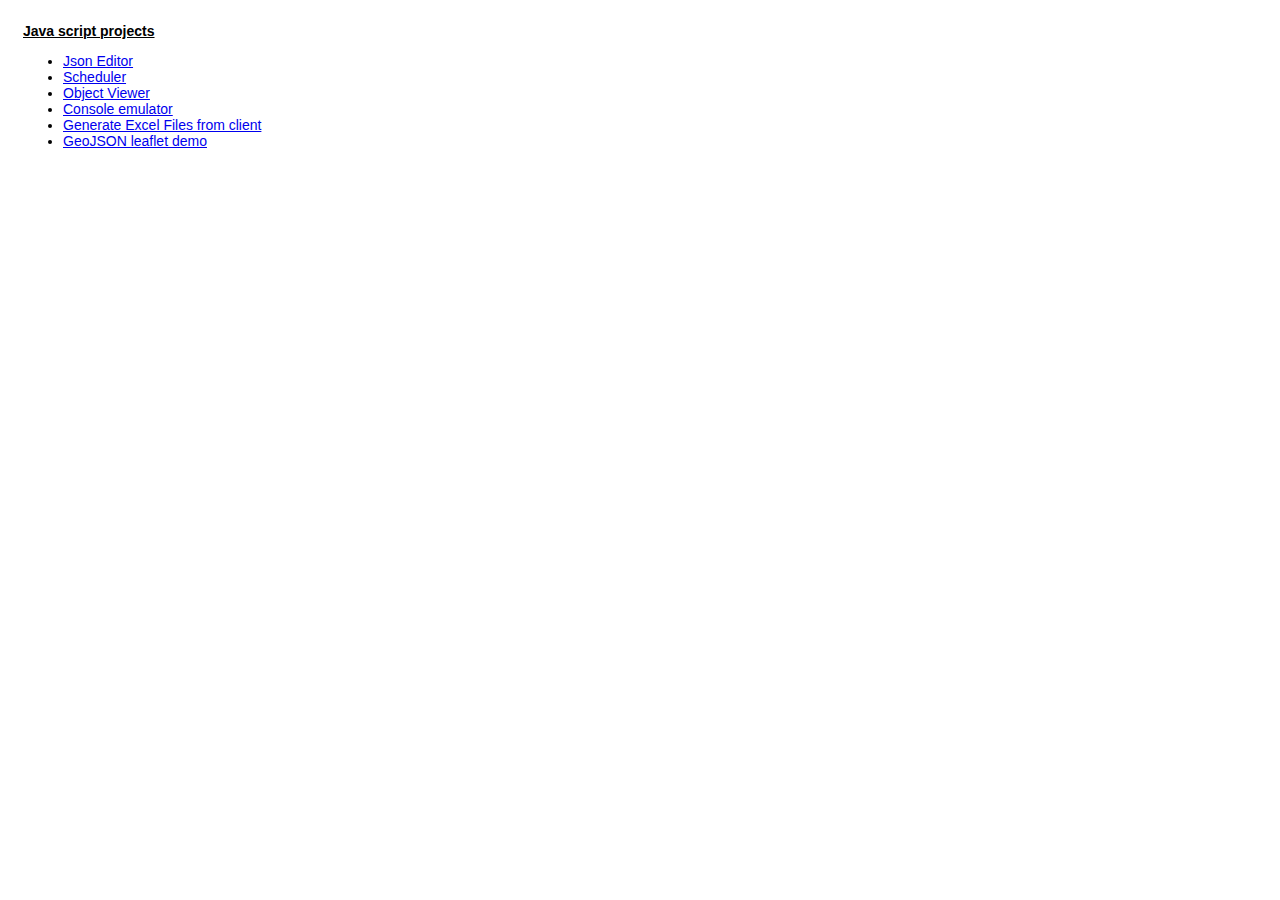
<file: index.html>
<html>
<head>
  <link rel="stylesheet" type="text/css" href="style1.css" />
</head>
<body>
<b><u>Java script projects</u></b>
<ul>
  <li><a href="JsonEditor/sample.htm">Json Editor</a></li>
  <li><a href="scheduler/index.html">Scheduler</a></li>
  <li><a href="ObjectViewer/index.html">Object Viewer</a></li>
  <li><a href="Console/index.html">Console emulator</a></li>
  <li><a href="MyExcel/sample.html">Generate Excel Files from client</a></li>
  <li><a href="LeafletDemo/demo.html">GeoJSON leaflet demo</a></li>
</ul>
</body>
</html>
</file>
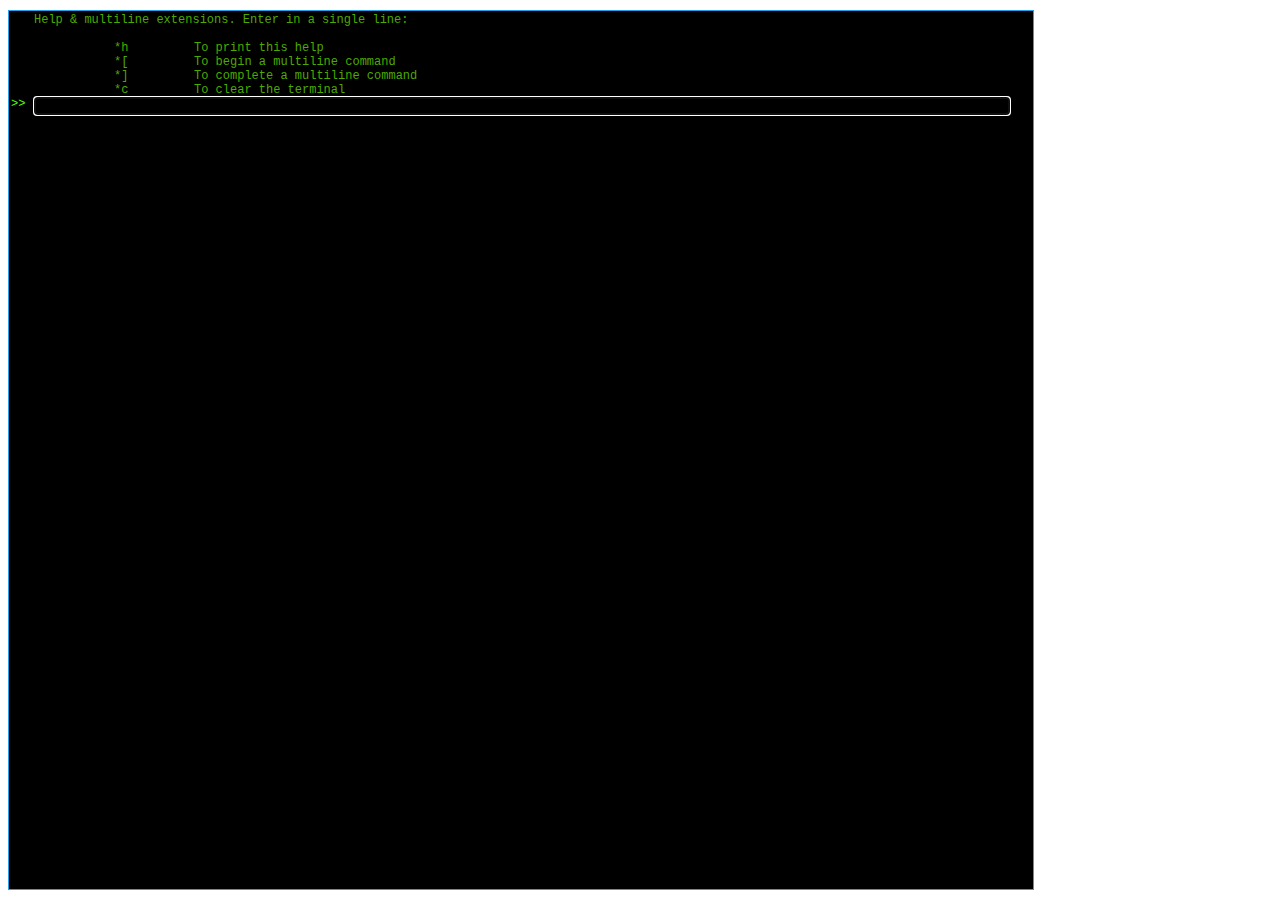
<file: Console/index.html>
﻿<!DOCTYPE html>
<html xmlns="http://www.w3.org/1999/xhtml">
<head>
    <title>Sample1</title>
    <link rel="stylesheet" type="text/css" href="resources/css/main.css" />
    <script language="javascript" src="resources/script/core.js" ></script>
    <script language="javascript" src="resources/script/core.UI.js"></script>

    <script language="javascript" src="resources/script/core.controls.terminal.js"></script>
    <script language="javascript" src="resources/script/core.controls.terminal.ext.js"></script>

    
    <script language="javascript">

        $J.application.onInit(
            function () {
                var terminal= $J.terminal("main");                                              // Create a terminal in MAIN, overriding style.DISPLAY
                terminal.onCommand(doCommand,28);
            }
        );

        function doCommand(data){
            if (data.value) console.log("COMMAND: " + data.value);
        }

    </script>

</head>
<body >
    <div id="main" style="width:80%;position:absolute;bottom:10px;top:10px;border: 1px solid #24a3ed;"></div>
</body>
</html>
</file>
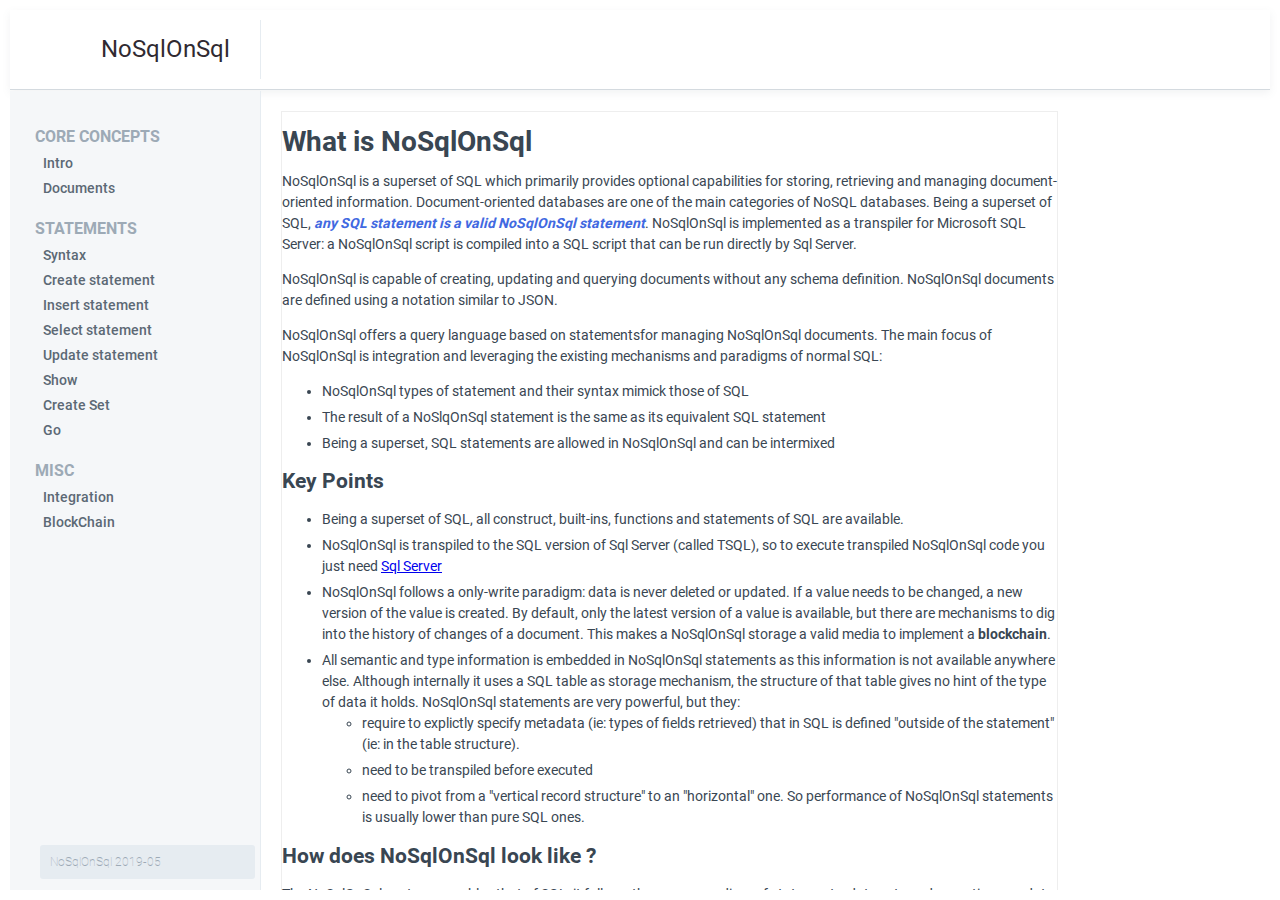
<file: nosqlonsql/index.html>
﻿<!DOCTYPE html>
<html>
<head>
    <meta charset="utf-8" />
    <title></title>

    <style data-react-helmet="true" type="text/css">

        /* DOTNET RUN */
        @font-face {
            font-family: 'Roboto';
            font-style: normal;
            font-weight: 100;
            src: local('Roboto Thin'), local('Roboto-Thin'), url('./fonts/roboto-v19-latin-100.woff') format('woff'), /* Modern Browsers */
            url('./fonts/roboto-v19-latin-100.ttf') format('truetype'); /* Safari, Android, iOS */
        }

        @font-face {
            font-family: 'Roboto';
            font-style: normal;
            font-weight: 400;
            src: local('Roboto'), local('Roboto-Regular'), url('./fonts/roboto-v19-latin-regular.woff') format('woff'), /* Modern Browsers */
            url('./fonts/roboto-v19-latin-regular.ttf') format('truetype'); /* Safari, Android, iOS */
        }

        @font-face {
            font-family: 'Roboto';
            font-style: normal;
            font-weight: 500;
            src: local('Roboto'), local('Roboto-Regular'), url('./fonts/roboto-v19-latin-500.woff') format('woff'), /* Modern Browsers */
            url('./fonts/roboto-v19-latin-500.ttf') format('truetype'); /* Safari, Android, iOS */
        }

        @font-face {
            font-family: 'Roboto';
            font-style: normal;
            font-weight: 700;
            src: local('Roboto'), local('Roboto-Regular'), url('./fonts/roboto-v19-latin-700.woff') format('woff'), /* Modern Browsers */
            url('./fonts/roboto-v19-latin-700.ttf') format('truetype'); /* Safari, Android, iOS */
        }

        .topblock {
            background-color: rgb(255, 255, 255);
            border-bottom: 1px solid rgb(212, 218, 223);
            box-shadow: rgba(116, 129, 141, 0.1) 0px 3px 8px 0px;
            box-sizing: border-box;
            color: rgb(36, 42, 49);
            font-family: Roboto, sans-serif;
            font-size: 15px;
            height: 80px;
            display: flex;
            flex-direction: row;
        }

        .title0 {
            color: rgb(48, 42, 49);
            font-family: Roboto,sans-serif;
            font-size: 24px;
            font-weight: 400;
            width: 220px;
            border-right: 1px rgb(230, 236, 241) solid;
            margin-top: 10px;
            margin-bottom: 10px;
            padding-top: 15px;
            text-align: right;
            padding-right: 30px
        }

        .left {
            background-color: rgb(245, 247, 249);
            height: 100%;
            width: 250px;
            min-width: 250px;
            max-width: 250px;
            border-right-color: rgb(230, 236, 241);
            border-right-style: solid;
            border-right-width: 1px;
        }

        .menutext {
            color: rgb(92, 105, 117);
            cursor: pointer;
            font-family: Roboto, sans-serif;
            font-size: 14px;
            font-weight: 500;
            line-height: 25px;
            padding-left: 8px;
        }

            .menutext:hover {
                background-color: rgb(230, 236, 241);
            }

        .menutitle {
            color: rgb(157, 170, 182);
            display: block;
            font-family: Roboto, sans-serif;
            font-size: 16px;
            font-weight: 700;
            padding-bottom: 5px;
        }

        .mmenuspace {
            height: 15px;
        }

        .coolscroll::-webkit-scrollbar {
            width: 4px;
            height: 4px;
            display: none;
        }

        .coolscroll::-webkit-scrollbar-track {
            background: none;
            border-width: 0;
        }

        .coolscroll::-webkit-scrollbar-thumb {
            transition: background 250ms ease;
            background: rgba(0,0,0,.16);
            border-radius: 2px;
            -moz-transition: background 250ms ease;
            -webkit-transition: background 250ms ease;
        }

        .coolscroll::-webkit-scrollbar-button {
            display: none;
        }

        .coolscroll::-webkit-scrollbar-track-piece {
            display: none;
        }

        .coolscroll::-webkit-scrollbar-corner {
            display: none;
        }

        .coolscroll::-webkit-resizer {
            display: none;
        }

        .coolscroll:hover::-webkit-scrollbar {
            display: initial;
        }

        .coolscroll:hover::-webkit-scrollbar-thumb {
            background: rgba(0,0,0,.16);
        }

        em {
            color: royalblue;
        }

        li {
            margin-bottom: 5px;
        }

        .banner {
            background-color: rgb(230, 236, 241);
            border-bottom-left-radius: 3px;
            border-bottom-right-radius: 3px;
            border-top-left-radius: 3px;
            border-top-right-radius: 3px;
            box-sizing: border-box;
            font-family: Roboto,sans-serif;
            font-size: 12px;
            font-weight: 100;
            padding: 10px;
            color: rgb(157, 170, 182);
        }

        #content {
            font-family: Roboto,sans-serif;
            font-size: 14px;
            font-weight: 400;
            color: rgb(57, 70, 82);
            line-height: 1.5em;
        }
        #content div{
            width:80%;
            border: 1px solid #EEE;
        }


        @media screen and (max-width: 600px) {
            .infotext p {
                width: 99%;
            }
        }

        @media screen and (max-width: 1000px) {
            .infotext p {
                width: 10%;
            }
        }
    </style>

    <link rel="stylesheet" href="/nosqlonsql/styles/default.css">
    <script src="/nosqlonsql/js/highlight.pack.js"></script>
    <script src="/nosqlonsql/js/showdown.min.js"></script>

    <script src="/nosqlonsql/js/format.js"></script>
    <script src="/nosqlonsql/js/format_quote.js"></script>
    <script src="/nosqlonsql/js/format_data.js"></script>
    <script src="/nosqlonsql/js/format_code.js"></script>
    <script src="/nosqlonsql/js/format_markdown.js"></script>


    <script language="javascript">
        /*
        hljs.configure({
            tabReplace: '    '
            //,classPrefix: ''
            , languages: ["sql", "json"]// … other options aren't changed
        })


        function asCode(s, k) {
            var l = s.split("\n");
            var code = document.createElement("DIV");
            code.innerHTML = "<div class='codeblock'><div id='lines' ></div>" +
                "<div style='max-width:100%;overflow-x:auto'><div style='padding:0px;overflow-x:hidden'><pre><code>" + s + "</pre></code></div></div></div>";
            code.style.paddingLeft = "15px";
            code.style.width = "90%";
            var lines = code.querySelector("#lines");
            if (lines) {
                var s = "";
                for (let p = 1; p <= l.length + k; p++) s = s + p + "</br>";
                lines.innerHTML = "<pre style='height:100%'><code>" + s + "</code></pre>";
                lines.style.overflowY = "hidden";
            }
            return code;
        }




        var converter = new showdown.Converter({ tables: true, strikethrough: true });
        docParser.plugin("markdown", (s) => "<div class='infotext'>" + converter.makeHtml(s) + "</div>");
        docParser.plugin("quote", (s) => "<div class='infotext'>" + quoteFormat.makeHtml(s) + "</div>");
        docParser.plugin("code", (s) => codeFormat.makeHtml(s));
        */

        /*
        docParser.plugin("code", (s) => {
            s = codeFormat.nosql(s);
            return asCode(s, 0);
        });


        docParser.plugin("quote", (s) => {
            s = dataFormat(s);
            return asCode(s, 2);
        });

        docParser.plugin("data", (s) => {
            s = dataFormat(s);
            return asCode(s, 2);
        });
        */

        function display(s) {
            var where = document.getElementById("content");
            where.innerHTML = "";
            format.process(where, s);
        }

        function load(url) {
            var xhr = new XMLHttpRequest();
            xhr.onload = function () {
                if (xhr.status >= 200 && xhr.status < 300) display(xhr.responseText); else alert('The request failed!');
            };
            xhr.open('GET', url);
            xhr.send();
        }

        document.addEventListener("DOMContentLoaded", function () {
            load("00_intro.txt");
        });

    </script>
</head>

<body style="position: absolute; left:2px;top:2px;right:2px;bottom:2px;">
    <div class="topblock">
        <div class="title0" >NoSqlOnSql</div>
    </div>

    <div style="position:absolute;top:81px;left:0px;bottom:0px;right:0px;display:flex;flex-direction:row">
        <div class="left" style="display:flex;flex-direction:row;flex-basis:250px;flex-grow:0">
            <div style="flex-grow:1"></div>
            <div style="flex-grow:1;flex-basis:200px;display:flex;flex-direction:column">
                <div class="coolscroll" style="flex-grow:1;overflow-y:auto;overflow-x:hidden">
                    <div class="menuspace">&nbsp;</div>
                    <div class="menuspace">&nbsp;</div>
                    <div class="menutitle">CORE CONCEPTS</div>
                    <div class="menutext" onclick="load('00_intro.txt');">Intro</div>
                    <div class="menutext" onclick="load('01_documents.txt');">Documents</div>
                    <!-- <div class="menutext" onclick="load('02_internals.txt');">Internals</div> -->
                    <div class="menuspace">&nbsp;</div>
                    <div class="menutitle">STATEMENTS</div>
                    <div class="menutext" onclick="load('03_syntax.txt');">Syntax</div>
                    <div class="menutext" onclick="load('04_create.txt');">Create statement</div>
                    <div class="menutext" onclick="load('05_insert.txt');">Insert statement</div>
                    <div class="menutext" onclick="load('06_select.txt');">Select statement</div>
                    <div class="menutext" onclick="load('07_update.txt');">Update statement</div>
                    <div class="menutext">Show</div>
                    <div class="menutext">Create Set</div>
                    <div class="menutext">Go</div>
                    <div class="menuspace">&nbsp;</div>

                    <div class="menutitle">MISC</div>
                    <div class="menutext">Integration</div>
                    <div class="menutext">BlockChain</div>

                </div>
                <div style="flex-grow:0;flex-basis:40px;padding:5px">

                    <div class="banner">NoSqlOnSql 2019-05</div>
                </div>
                </div>
        </div>
        <div id="content" class="coolscroll" style="flex-grow:1;flex-shrink:1;padding:20px;overflow-y:auto;overflow-x:hidden">
        </div>
    </div>

</body>
</html>
</file>
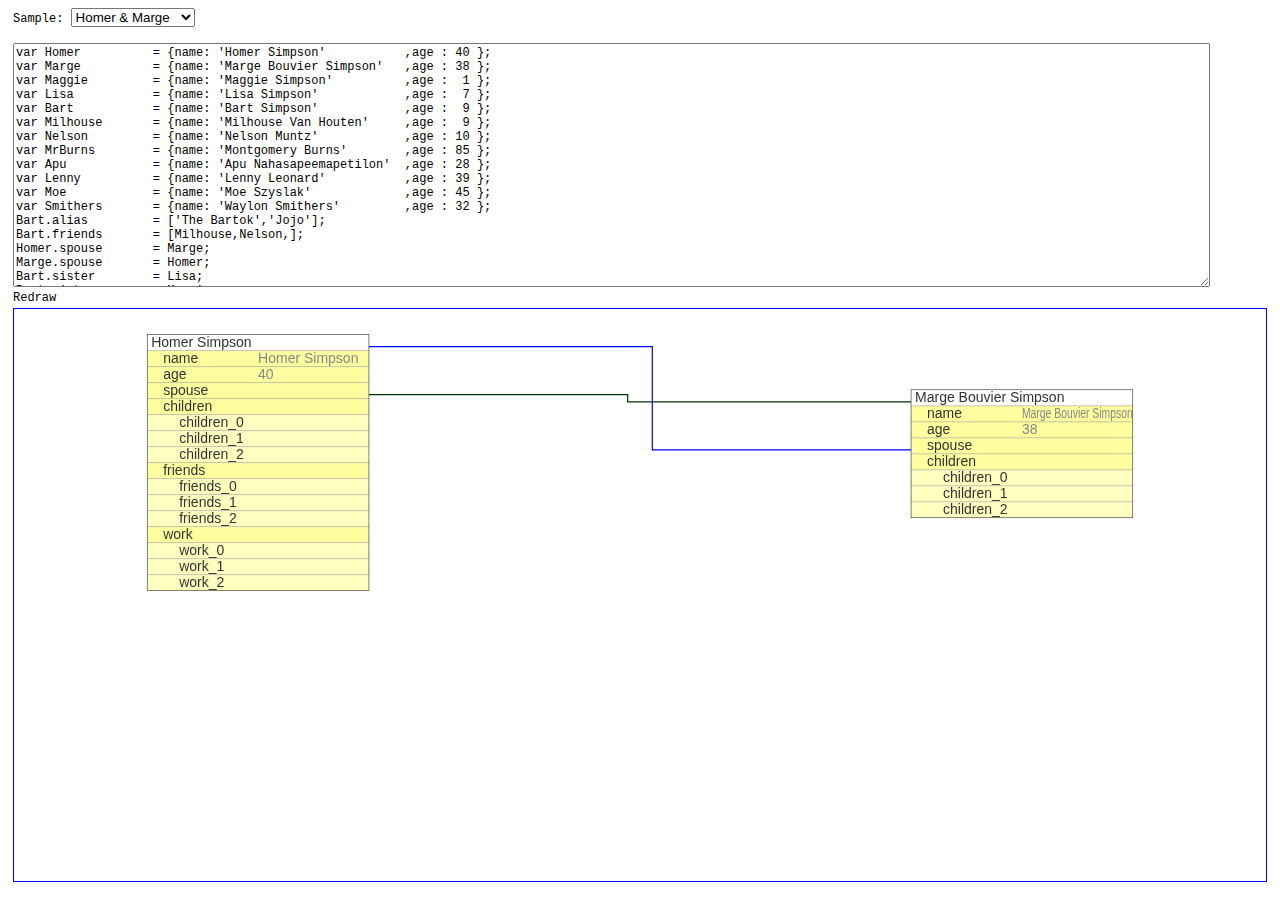
<file: ObjectViewer/index.html>
<!DOCTYPE html>

<html lang="en" xmlns="http://www.w3.org/1999/xhtml">
<head>
    <meta charset="utf-8" />
    <title>Object viewer</title>
    <style>
        body {
            font-family: "Lucida Console", Monaco, Courier,monospace;
            font-size: 12px;
            position: absolute;
            left: 0px;
            right: 0px;
            top: 0px;
            bottom: 0px;
        }


        .sampleSelect {
            position: absolute;
            left: 5px;
            top: 0px;
            height: 30px;
        }

        .sampleCode {
            position: absolute;
            left: 5px;
            right: 5px;
            top: 35px;
            height: 250px;
        }

        .sampleView{
            border: 1px solid blue;
            position: absolute;
            left: 5px;
            right: 5px;
            top: 300px;
            bottom: 10px;
            padding: 10px;
        }

        textarea {
            font-family: "Lucida Console", Monaco, Courier,monospace;
            font-size: 12px;
            width: 95%;
            height: 95%;
        }
    </style>
    <script src="Object_Samples.js" type="text/javascript"></script>
    <script src="Object_Viewer.js" type="text/javascript"></script>

    <script type="text/javascript">

        function loadSamples() {
            var i = 0;
            while (true) {
                var v = GenerateObjectSample(i);
                if (!v) break;
                var newOption = document.createElement('option');
                newOption.text = v.name;
                newOption._data = v;
                document.getElementById("samples").appendChild(newOption);
                i++;
            }

            document.getElementById("samples").selectedIndex = 1;
            setSample(document.getElementById("samples"));
            redraw();
        }

        function setSample(s) {
            var v = s.options[s.selectedIndex]._data;
            console.log("DATA for : " + v);
            document.getElementById("code_area").value = (v ? v.code : "");
            document.getElementById("redraw").style.display = (v ? "inline" : "none");
            redraw();
        }

        function redraw() {
            var code=document.getElementById("code_area").value;
            var j = eval("(function(){" + code + "})();");

            var canvas = document.getElementById("myCanvas");
           
            Object_Viewer.draw(Object_Viewer.prepare(j), canvas);
            
            
        }
    </script>

</head>
<body onload="loadSamples()">
    <div class="sampleSelect">Sample: <select id="samples" onchange="setSample(this)"><option>--Select</option></select></div>
    <div class="sampleCode">
        <textarea id="code_area">THIS IS A TEXT</textarea>
        <br /><span id="redraw" style="display:none;cursor:pointer" onclick="redraw();">Redraw</span>
    </div>
    <div class="sampleView">
        <canvas id="myCanvas" style="width: 100%;height: 100%;"></canvas>
    </div>
</body>
</html>
</file>
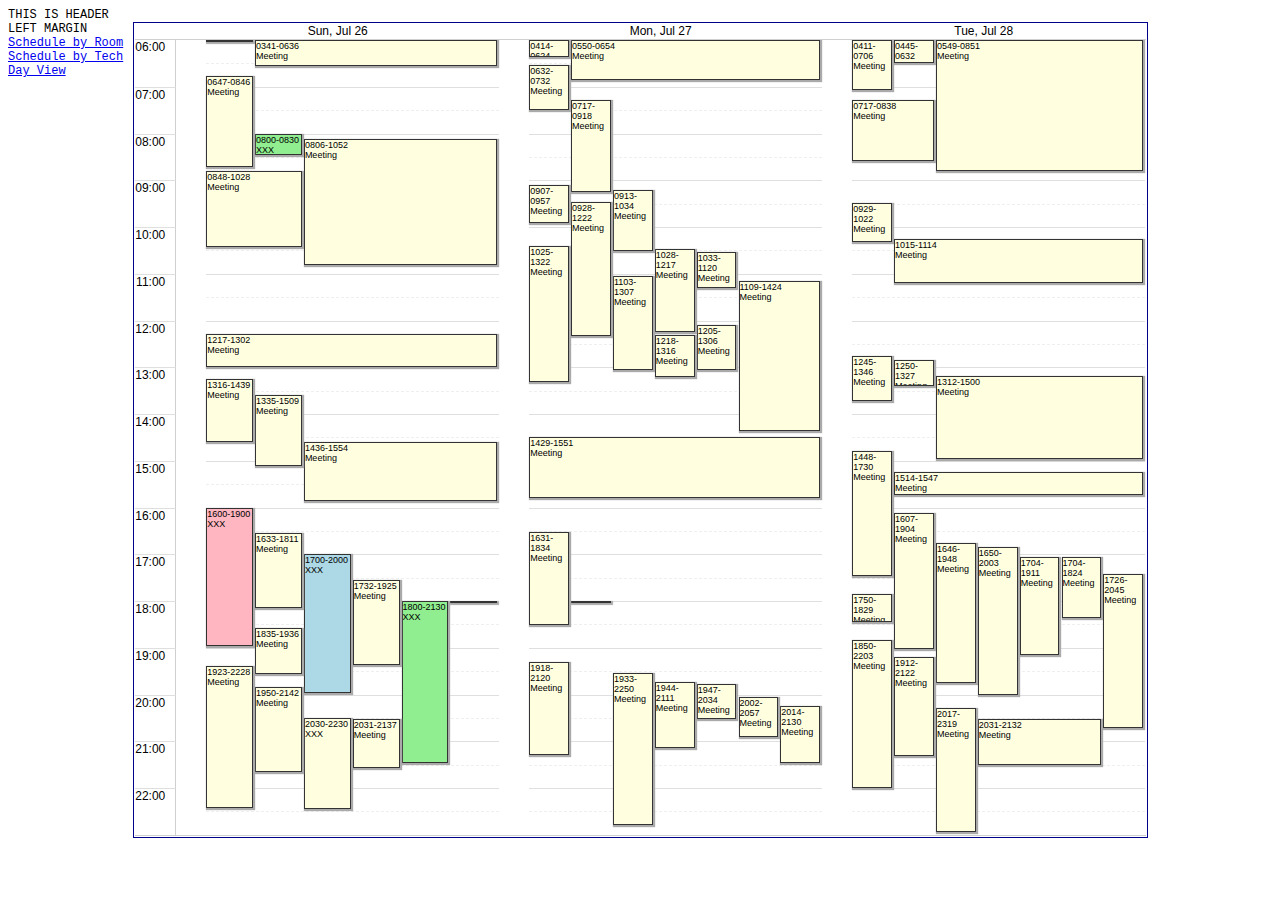
<file: scheduler/index.html>
﻿<!DOCTYPE html>

<html lang="en" xmlns="http://www.w3.org/1999/xhtml">
<head>
    <meta charset="utf-8" />
    <title>Sej Scheduler</title>
    <style>
        .CSSshadow {
            -moz-box-shadow:    1px 1px 1px 1x #aaa;
            -webkit-box-shadow: 1px 1px 1px 1px #aaa;
            box-shadow:         1px 1px 1px 1px #aaa;
        }
    
        html {
            height: 100%
        }
        body {
            height: 95%;
            font-family: "Lucida Console", Monaco, Courier,monospace;
            font-size: 12px;
        }
    </style>
    <script src="MyCore.js"  type="text/javascript"></script>                
    <script src="MyThemes.js" type="text/javascript"></script>

    <script src="MySampleData.js" type="text/javascript"></script>
    <script src="MyPanel.js" type="text/javascript"></script>               
    <script src="MyScheduler_ViewScheduler.js" type="text/javascript"></script>
    <script src="MyScheduler_ViewDays.js"      type="text/javascript"></script>
    <script type=" text/javascript">
       var panel;
       var scheduler0,scheduler1,scheduler2;
       
       function Init()
       {
           var where = document.getElementById("myDiv");
           $sej.utils.log("$sej library", "Version: " + $sej.version());

           var data = window.$sej.generateSamples();
           console.log("Generated " + data.length + " samples");

           panel = $sej.create("panel",where);
            
           scheduler0=$sej.create("scheduler",panel.addDisplay());
           scheduler0.addData(data, function(d) { return d.room;});                                      // Set data & classification function
           
           scheduler1=$sej.create("scheduler",panel.addDisplay());
           scheduler1.addData(data, function(d) { return d.tech;});                                      // Set data & classification function
           
           scheduler2=$sej.create("days",panel.addDisplay());
           scheduler2.addData(data);                                                                     // Set data 

       }
    </script>

</head>
<body onload="Init()">
    <div>THIS IS HEADER</div>
    <div style="float:left;margin-right:10px">LEFT MARGIN
    <br /><a href="#" onclick="panel.show(0, true); scheduler0.update();">Schedule by Room</a>
    <br /><a href="#" onclick="panel.show(1, true); scheduler1.update();">Schedule by Tech</a>
    <br /><a href="#" onclick="panel.show(2, true); scheduler2.update();">Day View</a>

    </div>
    <div id="myDiv" style="float:left;border: 1px solid darkblue; padding: 1px;width: 80%; height: 95%">
    </div>
</body>
</html>
</file>
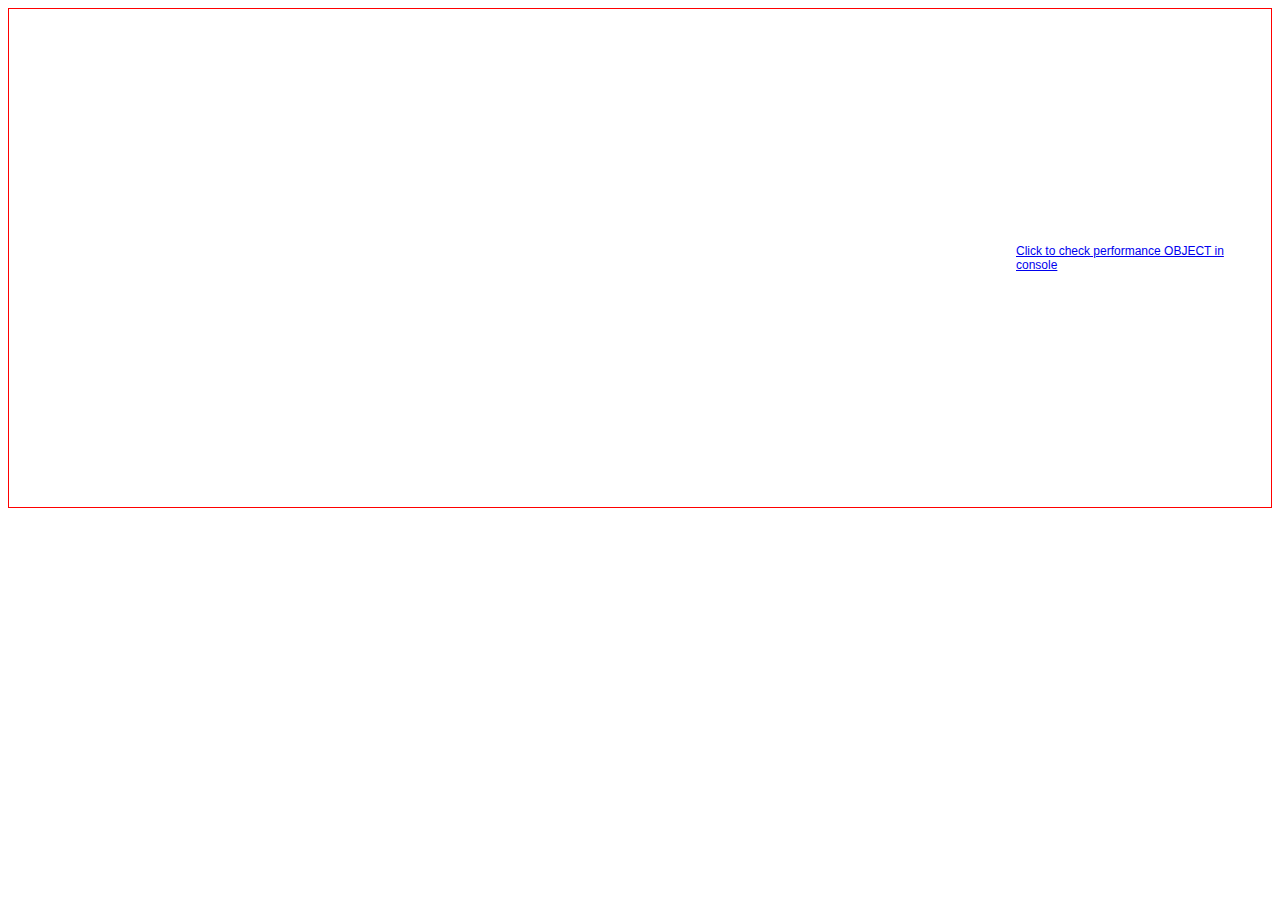
<file: v1.html>
<!DOCTYPE html>
<html>
<head>
	<script language="javascript">
		function go(){
			console.clear();
			console.log("The following information might be exposed !!!");
			var p = performance.getEntries();
			for (var i=0; i < p.length; i++) {
				console.log("PerformanceEntry[" + i + "]");
				console.log(p[i]);
				}
		}
	</script>
</head>
<body style="font: 12px arial;height:100%">
	<table width="100%" height="500px" style="border: 1px solid red">
	<tr>
		<td><embed src="r0.html" width="1000" height="90%"></td>
		<td><a href="#" onclick="javascript:go();">Click to check performance OBJECT in console</a></td>
	</tr>
</table>
</body>
</html>
</file>
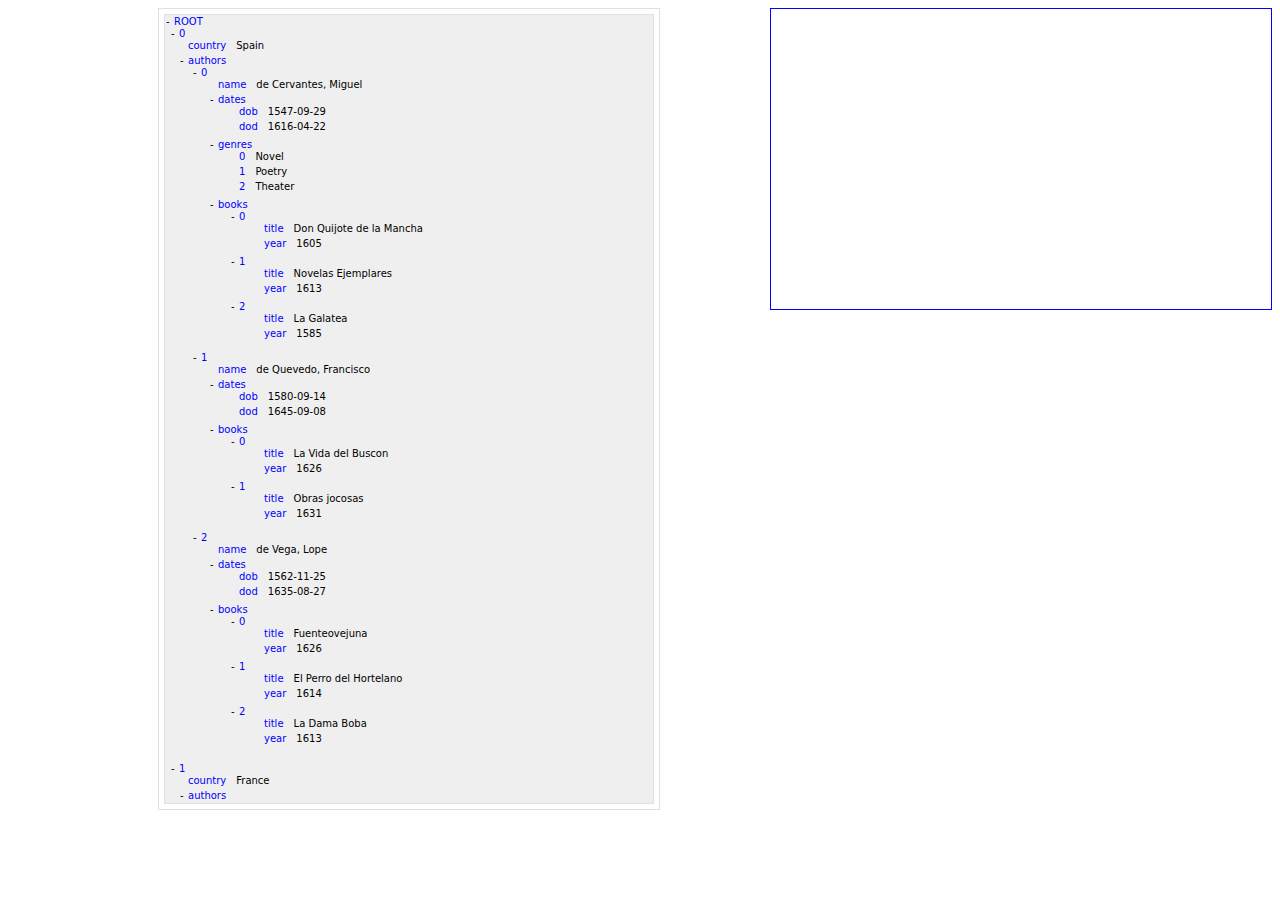
<file: JsonEditor/sample.htm>
<!-- http://rivetsjs.com/ -->
<!-- http://olado.github.io/doT/index.html -->
<html>
<head>
    <title>Sample</title>
    <style>
        body {
            font-family: verdana,tahoma,"Bitstream Vera Sans","DejaVu Sans",arial,helvetica,sans-serif;
            font-size: 10px;
        }
        input{
            font-family: verdana,tahoma,"Bitstream Vera Sans","DejaVu Sans",arial,helvetica,sans-serif;
            font-size: 10px;
        }

    </style>
    <script language="javascript" src="sample_data.js"></script>
    <script language="javascript" src="JSONeditor.js"></script>

    <script language="javascript">
            
         function asJson(a) {
                var a = JSON.stringify(a);                                                              //      Get a JSON representation if tis value
                return (a.length > 50 ? a.substring(0, 50) + ".." : a);                    //      Of no more than 35 chars.
            }



        function onNotify(kind,element,jItem,action,data){
            //if (action!="select" && action!="unselect" && action!="new" && action!="add" && action!="update") console.log("Action: [" +action+"] on "+kind+" as element "+element+" and data "+jItem);
            if (action=="new" && kind=="label" && !jItem.parent){
                element.innerHTML="ROOT";  
            } 

            if (kind=="data"){
                console.log(action+"  ["+data+"]  in");
                console.log(jItem);    
            } 
            if (kind=="button") jItem.eHint.innerHTML=(jItem.bOpened?"":asJson(jItem.data));
            if (kind=="label") element.style.color="blue";       
            if (kind=="hint") element.style.color="#CACACA";       
        }

        function init() {
            var w = document.getElementById('tree');
            var editor=jsonEditor.edit(w, sampleData2,onNotify);
            editor.display.style.margin="5px";
            editor.display.style.backgroundColor= "#EFEFEF";
            editor.display.style.border= "1px solid #E0E0E0";
        }
    </script>


</head>
<body onload="init();">
    <div style="border: 1px solid #E0E0E0;float:left;margin-left:150px;width:500px;height:800px;" id="tree">
        <!-- This DIV will hold the JSON editor-->

    </div>
    <div style="float:right;width:500px;height:300px;border: 1px solid blue" id="log"></div>
</body> 
</html >
</file>
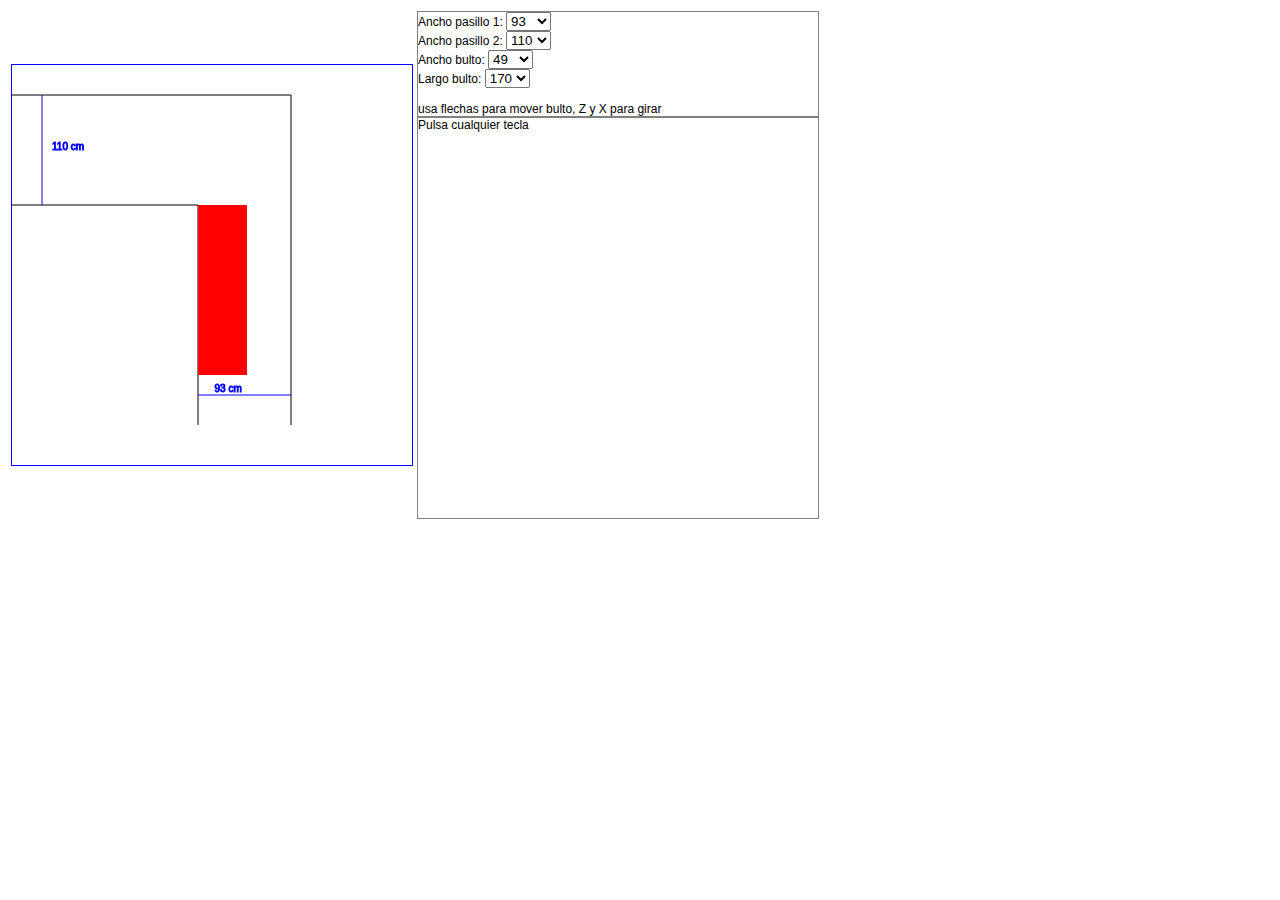
<file: pasomueble/pasillo.html>
<html>
<head>
    <script>
        var marginTop = 30;
        var pasilloX = 93;
        var pasilloY = 110;
        var anchoA = 49;
        var largoA= 170;
        var pX = 2 * pasilloX;
        var pY = marginTop + pasilloY;
        var R = 0;

        function ls(v,k) {
            for (var i = 0; i <250; i++) {
                var opt = document.createElement('option');
                opt.innerHTML = i;
                opt.value = i;
                v.appendChild(opt);
                if (i == k) v.selectedIndex = i;
            }
        }

        function cambia(s,k) {
            var v = s.options[s.selectedIndex].value;
            log.innerHTML = "";
            if (k == 1) pasilloX = v;
            if (k == 2) pasilloY = v;
            if (k == 3) anchoA = v;
            if (k == 4) largoA = v;
            log.innerHTML = "Set "+k+" = " + v;
            draw();
            window.focus();
            if (document.activeElement) document.activeElement.blur();
        }

        function go(){
            ls(document.getElementById("ancho1"), pasilloX);
            ls(document.getElementById("ancho2"), pasilloY);
            ls(document.getElementById("a1"), anchoA);
            ls(document.getElementById("a2"), largoA);

            var log = document.getElementById("log");
            draw();

            document.onkeydown = function (evt) {
                evt = evt || window.event;
                if (evt.keyCode == 38) {
                    pY = pY - 2;
                    log.innerHTML = log.innerHTML + "Adelante 2 cm<br/>";
                    draw();
                    return;
                }

                if (evt.keyCode == 40) {
                    pY = pY + 2;
                    log.innerHTML = log.innerHTML + "Atras 2 cm<br/>";
                    draw();
                    return;
                }

                if (evt.keyCode == 37) {
                    pX = pX - 2;
                    log.innerHTML = log.innerHTML + "Izquierda 2 cm<br/>";
                    draw();
                    return;
                }

                if (evt.keyCode == 39) {
                    pX = pX + 2;
                    log.innerHTML = log.innerHTML + "Derecha 2 cm<br/>";
                    draw();
                    return;
                }
                if (evt.keyCode == 90) {
                    R = R - 2.5;
                    log.innerHTML = log.innerHTML + "Gira -2.5º<br/>";
                    draw();
                    return;
                }

                if (evt.keyCode == 88) {
                    R = R + 2.5;
                    log.innerHTML = log.innerHTML + "Gira +2.5º<br/>";
                    draw();
                    return;
                }

                console.log(evt.keyCode);
                //if (evt.keyCode==32) m(context);
            };
        }



        function dibuja(c) {
            c.save();
            c.fillStyle = "red";
            c.translate(pX+anchoA/2, pY+largoA/2);
            c.rotate(R * Math.PI / 180);
            c.fillRect(-anchoA/2, -largoA/2, anchoA, largoA);
            c.restore();
        }


        

        function draw() {
            var c= document.getElementById("canvasId").getContext("2d");

            c.clearRect(0, 0, 500, 500);
            c.beginPath();
            c.strokeStyle = "#000000";
            c.moveTo(0, marginTop);
            c.lineTo(3 * pasilloX, marginTop);
            c.lineTo(3 * pasilloX, marginTop+3*pasilloY);
            c.moveTo(0, marginTop+pasilloY);
            c.lineTo(2 * pasilloX, marginTop + pasilloY);
            c.lineTo(2 * pasilloX, marginTop + 3*pasilloY);
            c.stroke();
            c.beginPath();
            c.strokeStyle = "blue";
            c.moveTo(2 * pasilloX, marginTop + 3 * pasilloY-30);
            c.lineTo(3 * pasilloX, marginTop + 3 * pasilloY - 30);
            c.strokeText(pasilloX + " cm", 2 * pasilloX + pasilloX / 2 - 30, marginTop + 3 * pasilloY - 33);
            c.moveTo(30, marginTop);
            c.lineTo(30, marginTop+pasilloY);
            c.strokeText(pasilloY + " cm", 40, marginTop+pasilloY/2);
            c.stroke();
            
          
            dibuja(c);
        }

        setTimeout(go,500);
    </script>
</head>
<body>
    
    <table>
        <tr>
            <td>
                <canvas id="canvasId" width="400" height="400" style="border:1px solid blue"></canvas>
            </td>
            <td>
                <div style="border:1px solid #808080;width:400px;font-family:arial;font-size: 12px;">
                    Ancho pasillo 1: <select id="ancho1" onchange="cambia(this,1)"></select><br/>
                    Ancho pasillo 2: <select id="ancho2" onchange="cambia(this, 2)"></select><br />
                    Ancho bulto: <select id="a1" onchange="cambia(this, 3)"></select><br />
                    Largo bulto: <select id="a2" onchange="cambia(this, 4)"></select><br />&nbsp;<br />
                    usa flechas para mover bulto, Z y X para girar
                </div>
                <div id="log" style="border:1px solid #808080;width:400px;height:400px;font-family:arial;font-size: 12px;overflow-y:scroll">
                        Pulsa cualquier tecla<br />
                    </div>
</td>
        </tr>

    </table>

</body>
</html>
</file>
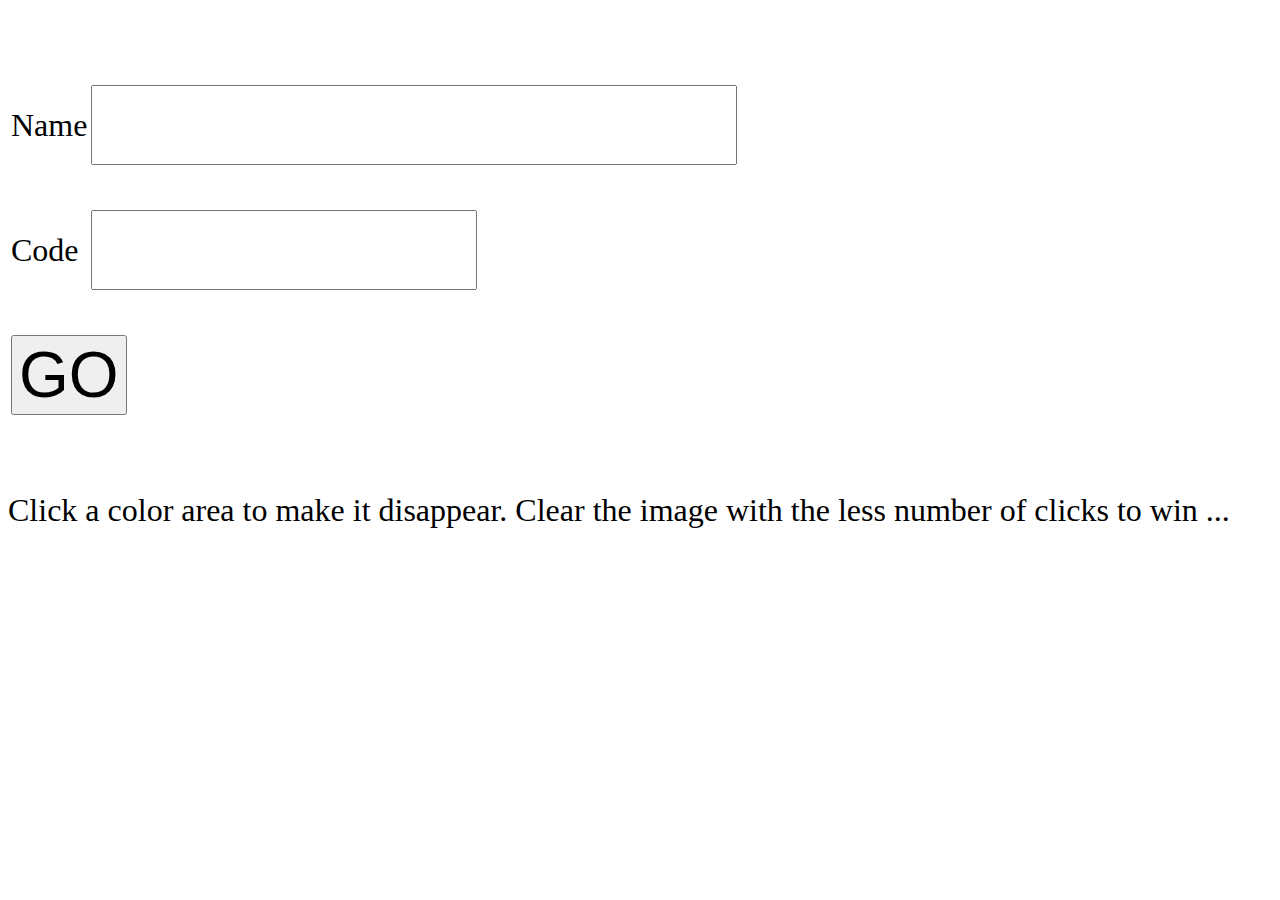
<file: section_meeting/default.htm>
<html>
<head>
	<script src="33-line-react.js"></script>
	<script language="javascript" src="game.js"></script>
	<script language="javascript" >
		function go(){
			var name=document.getElementById("name");
			if (name) name=name.value;
			var code=document.getElementById("code");
			if (code) code=code.value;
			if (!name || !code) return alert("Missing name or code");
			document.getElementById("go").style.display="none";

			
			//alert(name+" "+code);
			render();
		}
	</script>
	<style>
        .row {display: flex;}
        .block {width:200px;height:100px;float:left;background-color:red;}
	body { font-size: 2em; }
	td { font-size: 2em; }
	input { font-size: 2em; }

    </style>
</head>
<body>
	&nbsp;
	<br/>
	&nbsp;
	<br/>	
	<table>
		<tr><td>Name</td><td><input type="text" id="name" value="" size="15"></td></tr>
		<tr><td colspan='2'>&nbsp;</td></tr>
		<tr><td>Code</td><td><input type="text" id="code" value=""  size="8"></td></tr>
		<tr><td colspan='2'>&nbsp;</td></tr>
		<tr><td colspan='2'><input type="button" id="go" onclick="javascript:go();" value="GO"></td></tr>
	</table>
	<div id="blocks">
	</div>
	&nbsp;
	<br/>
	&nbsp;
	<br/>	
	Click a color area to make it disappear. Clear the image with the less number of clicks to win ...
</body>
</html>
</file>
<file: style1.css>
body {
  padding: 15px;
  font-family:Calibri,Tahoma, Verdana, Arial;
  font-size:14px;color:#000000;
}
</file>
<file: Console/resources/css/main.css>
﻿body{
    font:1.00em 'Segoe UI Light',Verdana,Arial,Helvetica,sans-serif;
}
</file>
<file: nosqlonsql/styles/default.css>
/*

Original highlight.js style (c) Ivan Sagalaev <maniac@softwaremaniacs.org>

*/

.hljs {
  display: block;
  overflow-x: auto;
  padding: 0.5em;
  background: #F0F0F0;
}


/* Base color: saturation 0; */

.hljs,
.hljs-subst {
  color: #444;
}

.hljs-comment {
  color: #888888;
}

.hljs-keyword,
.hljs-attribute,
.hljs-selector-tag,
.hljs-meta-keyword,
.hljs-doctag,
.hljs-name {
  font-weight: bold;
}


/* User color: hue: 0 */

.hljs-type,
.hljs-string,
.hljs-number,
.hljs-selector-id,
.hljs-selector-class,
.hljs-quote,
.hljs-template-tag,
.hljs-deletion {
  color: #880000;
}

.hljs-title,
.hljs-section {
  color: #880000;
  font-weight: bold;
}

.hljs-regexp,
.hljs-symbol,
.hljs-variable,
.hljs-template-variable,
.hljs-link,
.hljs-selector-attr,
.hljs-selector-pseudo {
  color: #BC6060;
}


/* Language color: hue: 90; */

.hljs-literal {
  color: #78A960;
}

.hljs-built_in,
.hljs-bullet,
.hljs-code,
.hljs-addition {
  color: #397300;
}


/* Meta color: hue: 200 */

.hljs-meta {
  color: #1f7199;
}

.hljs-meta-string {
  color: #4d99bf;
}


/* Misc effects */

.hljs-emphasis {
  font-style: italic;
}

.hljs-strong {
  font-weight: bold;
}
</file>
